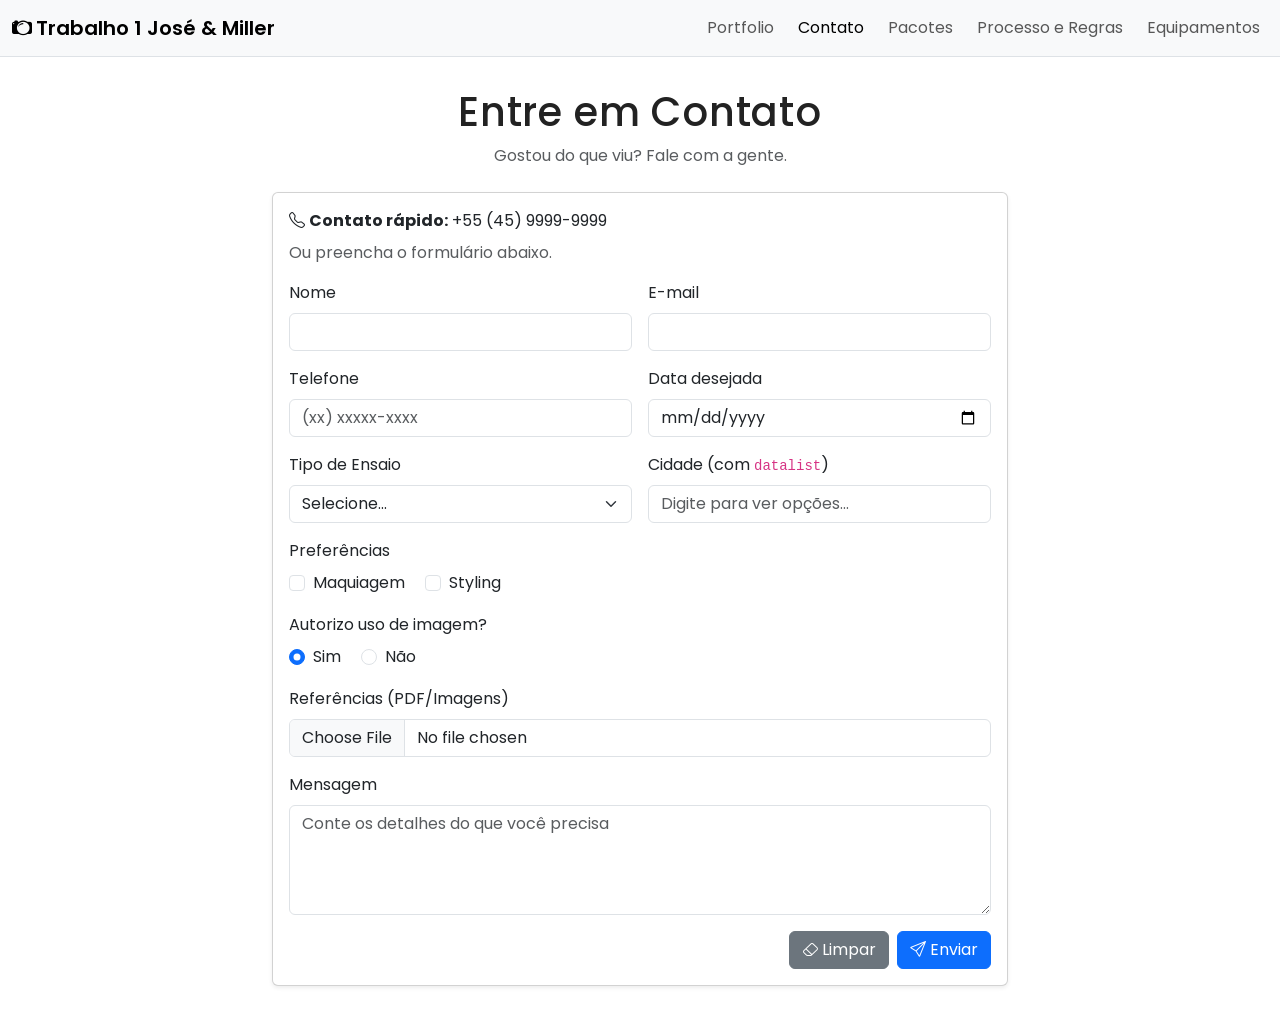
<file: src/contato.html>
<!DOCTYPE html>
<html lang="pt-br">
<head>
  <meta charset="utf-8"/>
  <meta name="viewport" content="width=device-width, initial-scale=1"/>

  <!-- BOOTSTRAP -->
  <link href="https://cdn.jsdelivr.net/npm/bootstrap@5.3.3/dist/css/bootstrap.min.css" rel="stylesheet">
  <script src="https://cdn.jsdelivr.net/npm/bootstrap@5.3.3/dist/js/bootstrap.bundle.min.js"></script>

  <!-- Bootstrap Icons -->
  <link href="https://cdn.jsdelivr.net/npm/bootstrap-icons@1.11.3/font/bootstrap-icons.css" rel="stylesheet">

  <link rel="stylesheet" href="styles/style.css">
  <title>Contato</title>
</head>
<body>
  <nav class="navbar navbar-expand-lg bg-light fixed-top border-bottom">
    <div class="container-fluid">
      <a class="navbar-brand fw-semibold" href="index.html">
        <i class="bi bi-camera2 me-1"></i>Trabalho 1 José & Miller
      </a>
      <button class="navbar-toggler" type="button" data-bs-toggle="collapse" data-bs-target="#navContato">
        <span class="navbar-toggler-icon"></span>
      </button>
      <div id="navContato" class="collapse navbar-collapse">
        <ul class="navbar-nav ms-auto gap-2">
          <li class="nav-item"><a class="nav-link" href="index.html">Portfolio</a></li>
          <li class="nav-item"><a class="nav-link active" href="contato.html">Contato</a></li>
          <li class="nav-item"><a class="nav-link" href="pacotes.html">Pacotes</a></li>
          <li class="nav-item"><a class="nav-link" href="processo-regras.html">Processo e Regras</a></li>
          <li class="nav-item"><a class="nav-link" href="equipamentos.html">Equipamentos</a></li>
        </ul>
      </div>
    </div>
  </nav>

  <header class="container mt-nav">
    <h1 class="text-center">Entre em Contato</h1>
    <p class="text-center text-muted mb-0">Gostou do que viu? Fale com a gente.</p>
  </header>

  <main class="container py-4">
    <div class="row justify-content-center">
      <div class="col-12 col-lg-8">
        <div class="card shadow-sm">
          <div class="card-body">
            <p class="mb-2"><i class="bi bi-telephone me-1"></i><strong>Contato rápido:</strong> +55 (45) 9999-9999</p>
            <p class="text-muted">Ou preencha o formulário abaixo.</p>

            <!-- FORM (inputs variados + classes Bootstrap + datalist + textarea + select) -->
            <form id="contatoForm" class="needs-validation" novalidate>
              <div class="row g-3">
                <div class="col-md-6">
                  <label for="nome" class="form-label">Nome</label>
                  <input type="text" class="form-control" id="nome" required>
                  <div class="invalid-feedback">Informe seu nome.</div>
                </div>
                <div class="col-md-6">
                  <label for="email" class="form-label">E-mail</label>
                  <input type="email" class="form-control" id="email" required>
                  <div class="invalid-feedback">E-mail inválido.</div>
                </div>

                <div class="col-md-6">
                  <label for="telefone" class="form-label">Telefone</label>
                  <input type="tel" class="form-control" id="telefone" placeholder="(xx) xxxxx-xxxx" required>
                  <div class="invalid-feedback">Informe um telefone.</div>
                </div>

                <div class="col-md-6">
                  <label for="data" class="form-label">Data desejada</label>
                  <input type="date" class="form-control" id="data">
                </div>

                <div class="col-md-6">
                  <label for="tipoEnsaio" class="form-label">Tipo de Ensaio</label>
                  <select class="form-select" id="tipoEnsaio" required>
                    <option value="">Selecione...</option>
                    <option>Externo</option>
                    <option>Estúdio</option>
                    <option>Corporativo</option>
                  </select>
                  <div class="invalid-feedback">Escolha um tipo de ensaio.</div>
                </div>

                <div class="col-md-6">
                  <label for="cidade" class="form-label">Cidade (com <code>datalist</code>)</label>
                  <input class="form-control" id="cidade" list="sugestoesCidades" placeholder="Digite para ver opções...">
                  <datalist id="sugestoesCidades">
                    <option value="Foz do Iguaçu">
                    <option value="Recife">
                    <option value="João Pessoa">
                    <option value="Curitiba">
                  </datalist>
                </div>

                <div class="col-12">
                  <label class="form-label d-block">Preferências</label>
                  <div class="form-check form-check-inline">
                    <input class="form-check-input" type="checkbox" id="chkMakeup">
                    <label class="form-check-label" for="chkMakeup">Maquiagem</label>
                  </div>
                  <div class="form-check form-check-inline">
                    <input class="form-check-input" type="checkbox" id="chkStyling">
                    <label class="form-check-label" for="chkStyling">Styling</label>
                  </div>
                </div>

                <div class="col-12">
                  <label class="form-label d-block">Autorizo uso de imagem?</label>
                  <div class="form-check form-check-inline">
                    <input class="form-check-input" type="radio" name="autorizo" id="autorizoSim" value="sim" checked>
                    <label class="form-check-label" for="autorizoSim">Sim</label>
                  </div>
                  <div class="form-check form-check-inline">
                    <input class="form-check-input" type="radio" name="autorizo" id="autorizoNao" value="nao">
                    <label class="form-check-label" for="autorizoNao">Não</label>
                  </div>
                </div>

                <div class="col-12">
                  <label for="referencias" class="form-label">Referências (PDF/Imagens)</label>
                  <input type="file" class="form-control" id="referencias" accept=".pdf,.jpg,.jpeg,.png">
                </div>

                <div class="col-12">
                  <label for="mensagem" class="form-label">Mensagem</label>
                  <textarea id="mensagem" class="form-control" rows="4" placeholder="Conte os detalhes do que você precisa"></textarea>
                </div>
              </div>

              <div class="d-grid d-sm-flex gap-2 justify-content-end mt-3">
                <button class="btn btn-secondary" type="reset"><i class="bi bi-eraser"></i> Limpar</button>
                <button class="btn btn-primary" type="submit"><i class="bi bi-send"></i> Enviar</button>
              </div>
            </form>

            <!-- Toast de sucesso -->
            <div class="position-fixed bottom-0 end-0 p-3" style="z-index: 1080;">
              <div id="toastOk" class="toast align-items-center text-bg-success border-0" role="alert" aria-live="assertive" aria-atomic="true">
                <div class="d-flex">
                  <div class="toast-body">
                    Formulário enviado! Em breve entraremos em contato.
                  </div>
                  <button type="button" class="btn-close btn-close-white me-2 m-auto" data-bs-dismiss="toast"></button>
                </div>
              </div>
            </div>

          </div>
        </div>
      </div>
    </div>
  </main>

  <script src="script.js"></script>
</body>
</html>
</file>
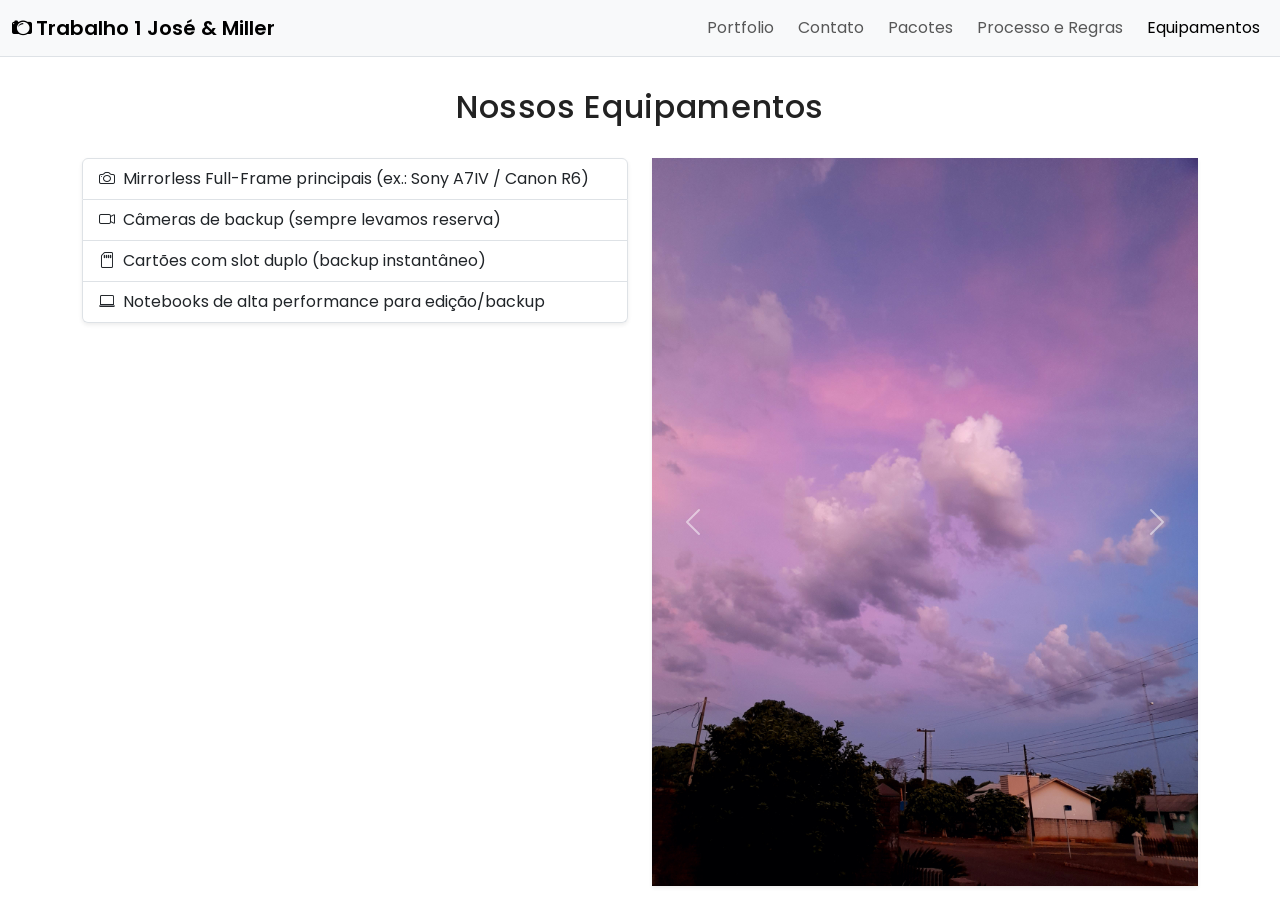
<file: src/equipamentos.html>
<!DOCTYPE html>
<html lang="pt-br">
<head>
  <meta charset="utf-8"/>
  <meta name="viewport" content="width=device-width, initial-scale=1"/>

  <!-- BOOTSTRAP -->
  <link href="https://cdn.jsdelivr.net/npm/bootstrap@5.3.3/dist/css/bootstrap.min.css" rel="stylesheet">
  <script src="https://cdn.jsdelivr.net/npm/bootstrap@5.3.3/dist/js/bootstrap.bundle.min.js"></script>

  <!-- Bootstrap Icons -->
  <link href="https://cdn.jsdelivr.net/npm/bootstrap-icons@1.11.3/font/bootstrap-icons.css" rel="stylesheet">

  <link rel="stylesheet" href="styles/style.css">
  <title>Equipamentos</title>
</head>
<body>
  <nav class="navbar navbar-expand-lg bg-light fixed-top border-bottom">
    <div class="container-fluid">
      <a class="navbar-brand fw-semibold" href="index.html">
        <i class="bi bi-camera2 me-1"></i>Trabalho 1 José & Miller
      </a>
      <button class="navbar-toggler" type="button" data-bs-toggle="collapse" data-bs-target="#navEqp">
        <span class="navbar-toggler-icon"></span>
      </button>
      <div id="navEqp" class="collapse navbar-collapse">
        <ul class="navbar-nav ms-auto gap-2">
          <li class="nav-item"><a class="nav-link" href="index.html">Portfolio</a></li>
          <li class="nav-item"><a class="nav-link" href="contato.html">Contato</a></li>
          <li class="nav-item"><a class="nav-link" href="pacotes.html">Pacotes</a></li>
          <li class="nav-item"><a class="nav-link" href="processo-regras.html">Processo e Regras</a></li>
          <li class="nav-item"><a class="nav-link active" href="equipamentos.html">Equipamentos</a></li>
        </ul>
      </div>
    </div>
  </nav>

  <header class="container mt-nav">
    <h2 class="text-center">Nossos Equipamentos</h2>
  </header>

  <main class="container py-4">
    <div class="row row-cols-1 row-cols-md-2 g-4">
      <div class="col">
        <ul class="list-group shadow-sm">
          <li class="list-group-item"><i class="bi bi-camera me-2"></i>Mirrorless Full-Frame principais (ex.: Sony A7IV / Canon R6)</li>
          <li class="list-group-item"><i class="bi bi-camera-video me-2"></i>Câmeras de backup (sempre levamos reserva)</li>
          <li class="list-group-item"><i class="bi bi-sd-card me-2"></i>Cartões com slot duplo (backup instantâneo)</li>
          <li class="list-group-item"><i class="bi bi-laptop me-2"></i>Notebooks de alta performance para edição/backup</li>
        </ul>
      </div>
      <div class="col">
        <!-- Segundo componente extra: Carousel -->
        <div id="equipCarousel" class="carousel slide shadow-sm" data-bs-ride="carousel">
          <div class="carousel-inner">
            <div class="carousel-item active">
              <img src="images/aaa.jpg" class="d-block w-100" alt="Equipamento 1">
            </div>
            <div class="carousel-item">
              <img src="images/P1080257.JPG" class="d-block w-100" alt="Equipamento 2">
            </div>
            <div class="carousel-item">
              <img src="images/P1080268.JPG" class="d-block w-100" alt="Equipamento 3">
            </div>
          </div>
          <button class="carousel-control-prev" type="button" data-bs-target="#equipCarousel" data-bs-slide="prev">
            <span class="carousel-control-prev-icon"></span>
          </button>
          <button class="carousel-control-next" type="button" data-bs-target="#equipCarousel" data-bs-slide="next">
            <span class="carousel-control-next-icon"></span>
          </button>
        </div>
      </div>
    </div>
  </main>
</body>
</html>
</file>
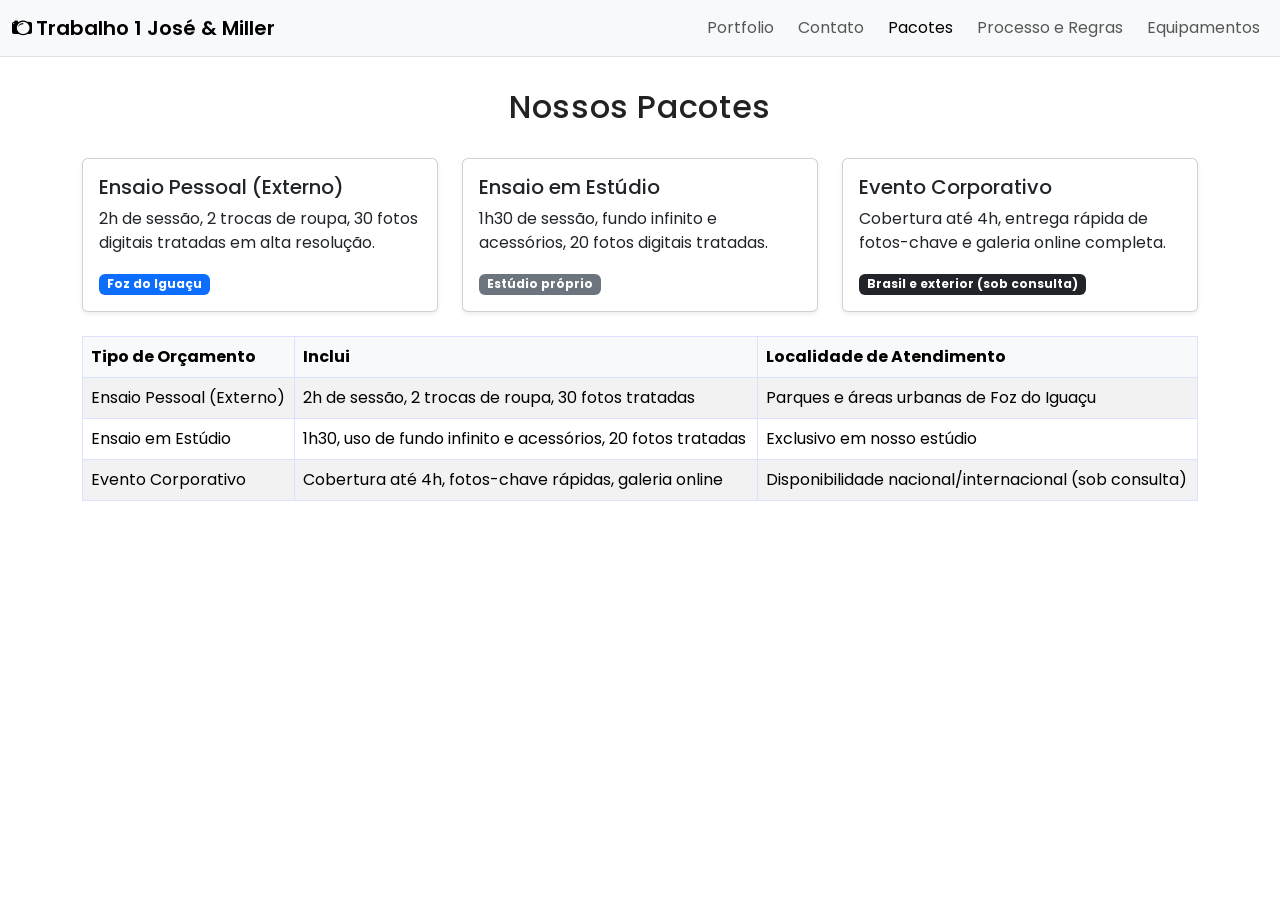
<file: src/pacotes.html>
<!DOCTYPE html>
<html lang="pt-br">
<head>
  <meta charset="utf-8"/>
  <meta name="viewport" content="width=device-width, initial-scale=1"/>

  <!-- BOOTSTRAP -->
  <link href="https://cdn.jsdelivr.net/npm/bootstrap@5.3.3/dist/css/bootstrap.min.css" rel="stylesheet">
  <script src="https://cdn.jsdelivr.net/npm/bootstrap@5.3.3/dist/js/bootstrap.bundle.min.js"></script>

  <!-- Bootstrap Icons -->
  <link href="https://cdn.jsdelivr.net/npm/bootstrap-icons@1.11.3/font/bootstrap-icons.css" rel="stylesheet">

  <link rel="stylesheet" href="styles/style.css">
  <title>Pacotes</title>
</head>
<body>
  <nav class="navbar navbar-expand-lg bg-light fixed-top border-bottom">
    <div class="container-fluid">
      <a class="navbar-brand fw-semibold" href="index.html">
        <i class="bi bi-camera2 me-1"></i>Trabalho 1 José & Miller
      </a>
      <button class="navbar-toggler" type="button" data-bs-toggle="collapse" data-bs-target="#navPac">
        <span class="navbar-toggler-icon"></span>
      </button>
      <div id="navPac" class="collapse navbar-collapse">
        <ul class="navbar-nav ms-auto gap-2">
          <li class="nav-item"><a class="nav-link" href="index.html">Portfolio</a></li>
          <li class="nav-item"><a class="nav-link" href="contato.html">Contato</a></li>
          <li class="nav-item"><a class="nav-link active" href="pacotes.html">Pacotes</a></li>
          <li class="nav-item"><a class="nav-link" href="processo-regras.html">Processo e Regras</a></li>
          <li class="nav-item"><a class="nav-link" href="equipamentos.html">Equipamentos</a></li>
        </ul>
      </div>
    </div>
  </nav>

  <header class="container mt-nav">
    <h2 class="text-center">Nossos Pacotes</h2>
  </header>

  <main class="container py-4">
    <div class="row g-4 row-cols-1 row-cols-md-3">
      <div class="col">
        <div class="card h-100 shadow-sm">
          <div class="card-body">
            <h5 class="card-title">Ensaio Pessoal (Externo)</h5>
            <p class="card-text">2h de sessão, 2 trocas de roupa, 30 fotos digitais tratadas em alta resolução.</p>
            <span class="badge text-bg-primary">Foz do Iguaçu</span>
          </div>
        </div>
      </div>

      <div class="col">
        <div class="card h-100 shadow-sm">
          <div class="card-body">
            <h5 class="card-title">Ensaio em Estúdio</h5>
            <p class="card-text">1h30 de sessão, fundo infinito e acessórios, 20 fotos digitais tratadas.</p>
            <span class="badge text-bg-secondary">Estúdio próprio</span>
          </div>
        </div>
      </div>

      <div class="col">
        <div class="card h-100 shadow-sm">
          <div class="card-body">
            <h5 class="card-title">Evento Corporativo</h5>
            <p class="card-text">Cobertura até 4h, entrega rápida de fotos-chave e galeria online completa.</p>
            <span class="badge text-bg-dark">Brasil e exterior (sob consulta)</span>
          </div>
        </div>
      </div>
    </div>

    <!-- Tabela usando classes Bootstrap -->
    <div class="table-responsive mt-4">
      <table class="table table-striped table-bordered align-middle">
        <thead class="table-light">
          <tr>
            <th>Tipo de Orçamento</th>
            <th>Inclui</th>
            <th>Localidade de Atendimento</th>
          </tr>
        </thead>
        <tbody>
          <tr>
            <td>Ensaio Pessoal (Externo)</td>
            <td>2h de sessão, 2 trocas de roupa, 30 fotos tratadas</td>
            <td>Parques e áreas urbanas de Foz do Iguaçu</td>
          </tr>
          <tr>
            <td>Ensaio em Estúdio</td>
            <td>1h30, uso de fundo infinito e acessórios, 20 fotos tratadas</td>
            <td>Exclusivo em nosso estúdio</td>
          </tr>
          <tr>
            <td>Evento Corporativo</td>
            <td>Cobertura até 4h, fotos-chave rápidas, galeria online</td>
            <td>Disponibilidade nacional/internacional (sob consulta)</td>
          </tr>
        </tbody>
      </table>
    </div>
  </main>
</body>
</html>
</file>
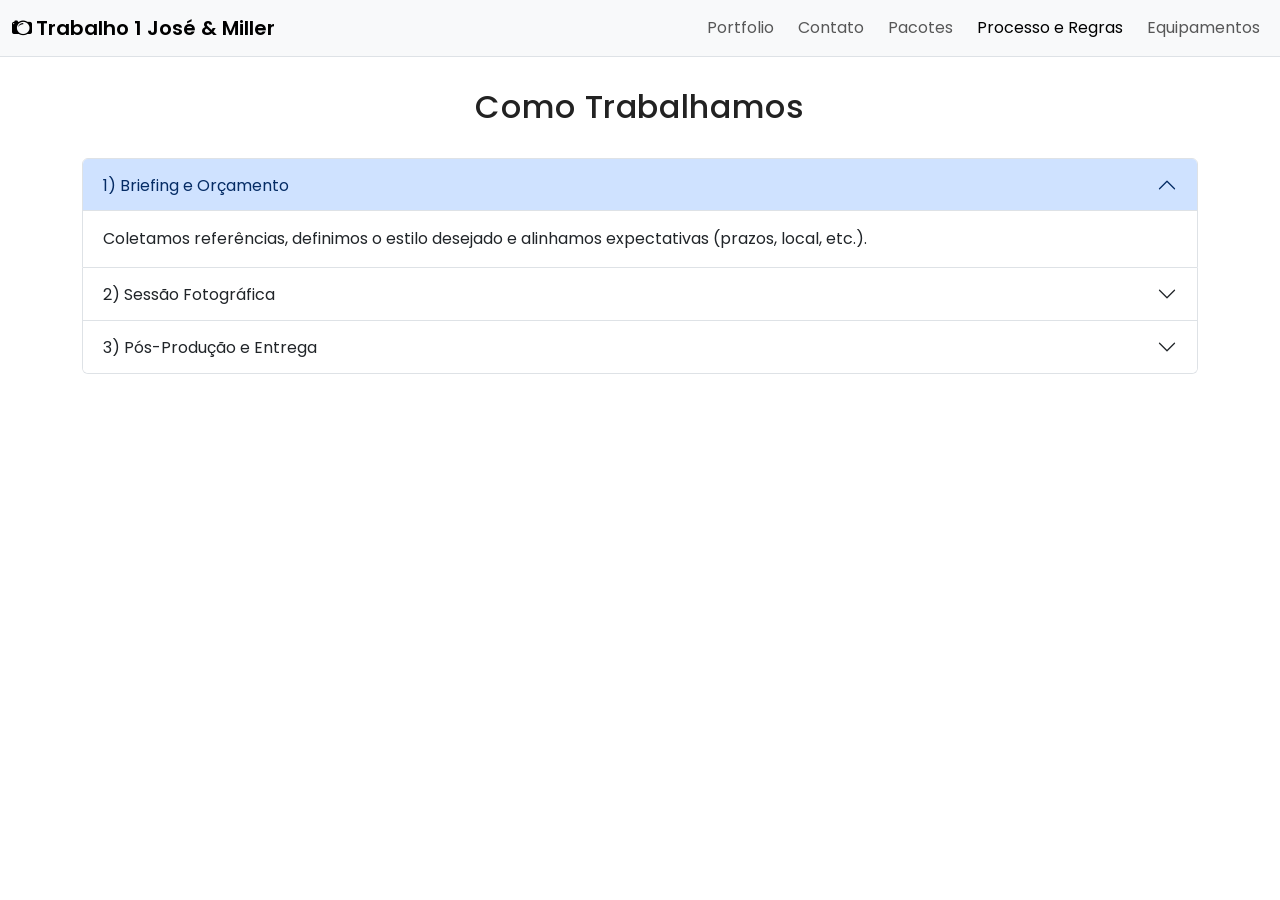
<file: src/processo-regras.html>
<!DOCTYPE html>
<html lang="pt-br">
<head>
  <meta charset="utf-8"/>
  <meta name="viewport" content="width=device-width, initial-scale=1"/>

  <!-- BOOTSTRAP -->
  <link href="https://cdn.jsdelivr.net/npm/bootstrap@5.3.3/dist/css/bootstrap.min.css" rel="stylesheet">
  <script src="https://cdn.jsdelivr.net/npm/bootstrap@5.3.3/dist/js/bootstrap.bundle.min.js"></script>

  <!-- Bootstrap Icons -->
  <link href="https://cdn.jsdelivr.net/npm/bootstrap-icons@1.11.3/font/bootstrap-icons.css" rel="stylesheet">

  <link rel="stylesheet" href="styles/style.css">
  <title>Processo e Regras</title>
</head>
<body>
  <nav class="navbar navbar-expand-lg bg-light fixed-top border-bottom">
    <div class="container-fluid">
      <a class="navbar-brand fw-semibold" href="index.html">
        <i class="bi bi-camera2 me-1"></i>Trabalho 1 José & Miller
      </a>
      <button class="navbar-toggler" type="button" data-bs-toggle="collapse" data-bs-target="#navProc">
        <span class="navbar-toggler-icon"></span>
      </button>
      <div id="navProc" class="collapse navbar-collapse">
        <ul class="navbar-nav ms-auto gap-2">
          <li class="nav-item"><a class="nav-link" href="index.html">Portfolio</a></li>
          <li class="nav-item"><a class="nav-link" href="contato.html">Contato</a></li>
          <li class="nav-item"><a class="nav-link" href="pacotes.html">Pacotes</a></li>
          <li class="nav-item"><a class="nav-link active" href="processo-regras.html">Processo e Regras</a></li>
          <li class="nav-item"><a class="nav-link" href="equipamentos.html">Equipamentos</a></li>
        </ul>
      </div>
    </div>
  </nav>

  <header class="container mt-nav">
    <h2 class="text-center">Como Trabalhamos</h2>
  </header>

  <main class="container py-4">
    <div class="accordion" id="procAccordion">
      <div class="accordion-item">
        <h2 class="accordion-header" id="stepOne">
          <button class="accordion-button" type="button" data-bs-toggle="collapse" data-bs-target="#c1">
            1) Briefing e Orçamento
          </button>
        </h2>
        <div id="c1" class="accordion-collapse collapse show" data-bs-parent="#procAccordion">
          <div class="accordion-body">
            Coletamos referências, definimos o estilo desejado e alinhamos expectativas (prazos, local, etc.).
          </div>
        </div>
      </div>

      <div class="accordion-item">
        <h2 class="accordion-header" id="stepTwo">
          <button class="accordion-button collapsed" type="button" data-bs-toggle="collapse" data-bs-target="#c2">
            2) Sessão Fotográfica
          </button>
        </h2>
        <div id="c2" class="accordion-collapse collapse" data-bs-parent="#procAccordion">
          <div class="accordion-body">
            Sessão conforme pacote escolhido. Segurança e backup imediato do material.
          </div>
        </div>
      </div>

      <div class="accordion-item">
        <h2 class="accordion-header" id="stepThree">
          <button class="accordion-button collapsed" type="button" data-bs-toggle="collapse" data-bs-target="#c3">
            3) Pós-Produção e Entrega
          </button>
        </h2>
        <div id="c3" class="accordion-collapse collapse" data-bs-parent="#procAccordion">
          <div class="accordion-body">
            Tratamento de cor, seleção final e entrega em galeria online; prints e álbuns sob demanda.
          </div>
        </div>
      </div>
    </div>
  </main>
</body>
</html>
</file>
<file: src/styles/style.css>
@import url('https://fonts.googleapis.com/css2?family=Poppins:wght@300;400;600&display=swap');

:root{
  --space: 1rem; /* rem usado */
}

*{ box-sizing: border-box; }

body{
  font-family: 'Poppins', sans-serif;
  background-color: #fff;
  color: #222;
}

/* Compensa navbar fixa */
.mt-nav{ margin-top: 88px; } /* px usado */

h1,h2{ letter-spacing: .02em; }

/* Exemplo de display e unidade % */
.photo-card{ display: inline-block; width: 100%; } /* inline-block */
.card-img-top.foto{ object-fit: cover; height: 240px; } /* px */
.card-body{ padding: var(--space); } /* rem via var */

/* Tabela básica (se precisar fora do Bootstrap) */
table, tr, th, td{ border: 1px solid #dbe1ff; }
table{ width: 100%; border-collapse: collapse; }
th, td{ padding: .75em; } /* em usado */

/* Responsividade (%, em, rem e flex) */
@media (max-width: 992px){
  .card-img-top.foto{ height: 220px; }
}
@media (max-width: 576px){
  .card-img-top.foto{ height: 200px; }
}

/* Utilidades pedidas */
.hide-me{ display: none !important; }        /* display: none */
.flex-center{
  display: flex;                              /* flex */
  align-items: center;
  justify-content: center;
}

/* Exemplo de position relative/absolute + fixed (btnTop no HTML) */
.relative-box{ position: relative; }          /* relative */
.relative-box .abs{ position: absolute; top: 0; right: 0; } /* absolute */

#btnTop{
  position: fixed;     /* fixed */
  right: 1rem;
  bottom: 1rem;
  width: 3rem;         /* rem */
  height: 3rem;        /* rem */
  display: none;
}

/* Demo visual discreta para H3–H6 */
.heading-demo h3 { font-weight: 600; }
.heading-demo h4 { font-weight: 600; opacity: .95; }
.heading-demo h5 { font-weight: 600; opacity: .9; }
.heading-demo h6 { font-weight: 600; opacity: .85; letter-spacing: .02em; }
.heading-demo p  { font-size: .95rem; }
</file>
